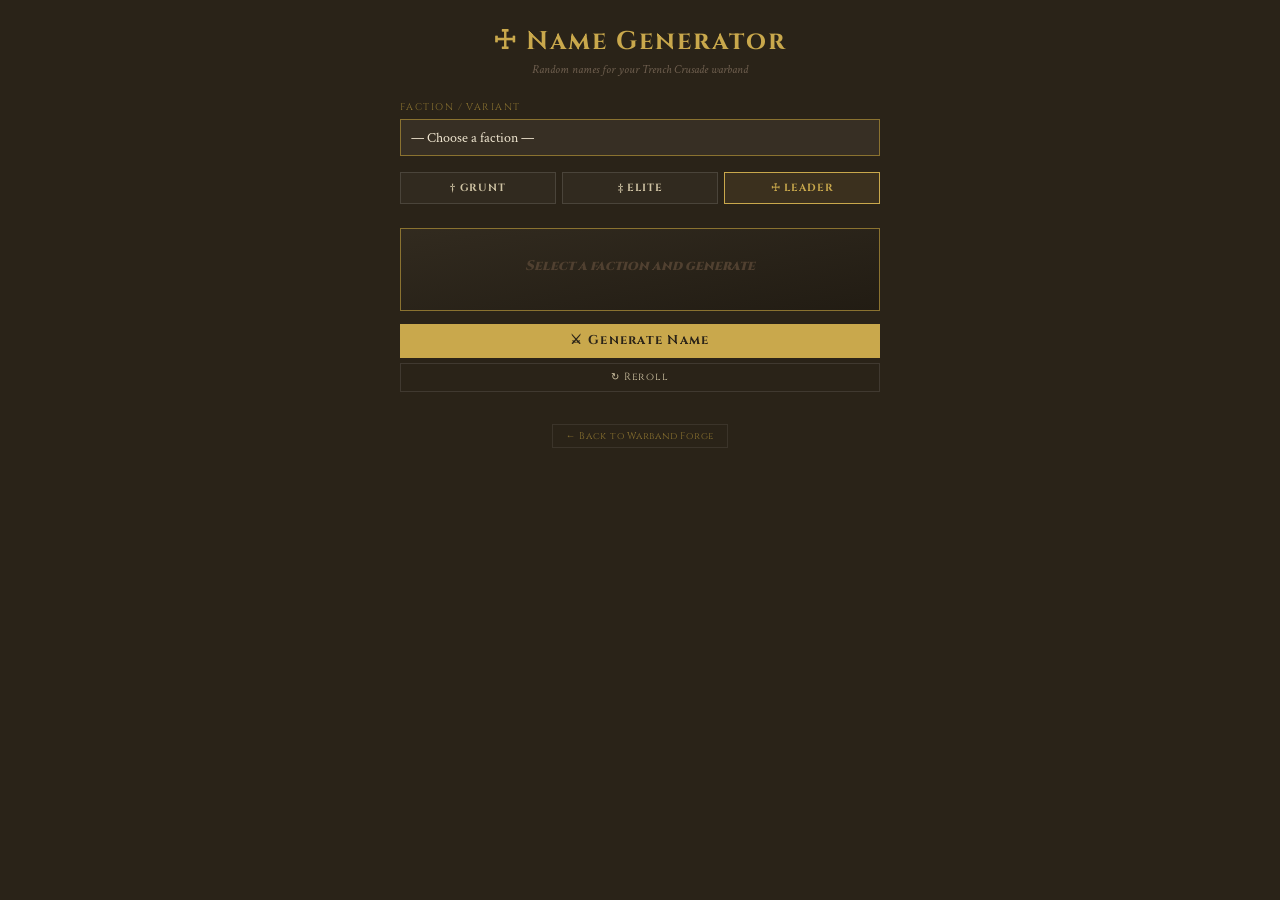
<file: templates/names.html>
<!DOCTYPE html>
<html lang="en">
<head>
<meta charset="UTF-8">
<meta name="viewport" content="width=device-width,initial-scale=1">
<title>Name Generator · Warband Forge</title>
<link href="https://fonts.googleapis.com/css2?family=Cinzel:wght@400;700;900&family=Crimson+Text:ital,wght@0,400;0,600;0,700;1,400&display=swap" rel="stylesheet">
<style>
:root{--parchment:#F0E6D0;--parch-mid:#E2D5B8;--parch-dark:#D0C4A4;--ink:#1A1510;--blood:#8B1A1A;--blood-hi:#B22222;--gold:#C9A84C;--gold-dim:#8A7230;--trench:#2A2318;--rust:#6B3A2A;}
*{margin:0;padding:0;box-sizing:border-box;}
html{font-size:clamp(16px,1.4vw+6px,22px);}
body{font-family:'Crimson Text',Georgia,serif;background:var(--trench);color:var(--parchment);min-height:100dvh;display:flex;flex-direction:column;align-items:center;padding:1.5rem 1rem;}

h1{font-family:'Cinzel',serif;font-size:clamp(1.1rem,3vw,1.6rem);font-weight:700;letter-spacing:0.08em;text-align:center;color:var(--gold);margin-bottom:0.2rem;}
.subtitle{font-size:0.75rem;color:#706050;font-style:italic;text-align:center;margin-bottom:1.5rem;}

.gen-container{max-width:480px;width:100%;}

/* Faction select */
label.field-label{font-family:'Cinzel',serif;font-size:0.6rem;letter-spacing:0.15em;text-transform:uppercase;color:var(--gold-dim);display:block;margin-bottom:0.3rem;}
select{width:100%;padding:0.5rem 0.6rem;font-family:'Crimson Text',serif;font-size:0.9rem;background:rgba(240,230,208,0.06);border:1px solid var(--gold-dim);color:var(--parchment);appearance:none;-webkit-appearance:none;cursor:pointer;border-radius:0;}
select:focus{outline:none;border-color:var(--gold);}
select option{background:var(--trench);color:var(--parchment);}

/* Tier buttons */
.tier-row{display:flex;gap:0.4rem;margin-top:1rem;}
.tier-btn{flex:1;padding:0.5rem 0.4rem;font-family:'Cinzel',serif;font-size:0.65rem;font-weight:700;letter-spacing:0.08em;text-transform:uppercase;cursor:pointer;border:1px solid rgba(255,255,255,0.12);background:rgba(255,255,255,0.03);color:var(--parch-dark);transition:all 0.15s;text-align:center;}
.tier-btn:hover{border-color:var(--gold-dim);color:var(--parchment);}
.tier-btn.active{border-color:var(--gold);color:var(--gold);background:rgba(201,168,76,0.1);}

/* Result display */
.result-box{margin-top:1.5rem;min-height:5rem;display:flex;flex-direction:column;align-items:center;justify-content:center;border:1px solid var(--gold-dim);background:linear-gradient(170deg,rgba(240,230,208,0.04),rgba(0,0,0,0.2));padding:1.2rem 1rem;}
.result-name{font-family:'Cinzel',serif;font-size:clamp(1rem,4vw,1.5rem);font-weight:900;color:var(--parchment);text-align:center;line-height:1.3;min-height:1.5em;word-break:break-word;}
.result-tier{font-size:0.6rem;color:var(--gold-dim);font-family:'Cinzel',serif;letter-spacing:0.15em;text-transform:uppercase;margin-top:0.4rem;}
.result-empty{color:#504030;font-style:italic;font-size:0.85rem;}

/* Generate button */
.gen-btn{width:100%;margin-top:0.8rem;padding:0.55rem 1rem;font-family:'Cinzel',serif;font-size:0.8rem;font-weight:700;letter-spacing:0.1em;cursor:pointer;border:none;background:var(--gold);color:var(--trench);transition:all 0.15s;}
.gen-btn:hover{background:#D4B85C;}
.gen-btn:active{transform:scale(0.98);}

/* Reroll */
.reroll-btn{width:100%;margin-top:0.3rem;padding:0.4rem 1rem;font-family:'Cinzel',serif;font-size:0.65rem;letter-spacing:0.08em;cursor:pointer;border:1px solid rgba(255,255,255,0.1);background:transparent;color:var(--parch-dark);transition:all 0.15s;}
.reroll-btn:hover{border-color:var(--gold-dim);color:var(--parchment);}

/* History */
.history{margin-top:1.5rem;width:100%;}
.history-label{font-family:'Cinzel',serif;font-size:0.55rem;letter-spacing:0.12em;text-transform:uppercase;color:#504030;margin-bottom:0.3rem;}
.history-list{list-style:none;display:flex;flex-direction:column;gap:0.15rem;}
.history-list li{font-size:0.78rem;color:#706050;padding:0.2rem 0;border-bottom:1px solid rgba(255,255,255,0.03);display:flex;justify-content:space-between;align-items:baseline;}
.history-list .h-name{color:var(--parch-dark);}
.history-list .h-tier{font-family:'Cinzel',serif;font-size:0.5rem;color:#504030;letter-spacing:0.06em;text-transform:uppercase;}
.history-list .h-copy{font-size:0.55rem;color:var(--gold-dim);cursor:pointer;margin-left:0.4rem;opacity:0.5;transition:opacity 0.15s;}
.history-list .h-copy:hover{opacity:1;color:var(--gold);}

/* Back link */
.back-link{margin-top:2rem;font-family:'Cinzel',serif;font-size:0.6rem;color:var(--gold-dim);text-decoration:none;letter-spacing:0.08em;padding:0.3rem 0.8rem;border:1px solid rgba(255,255,255,0.08);transition:all 0.15s;}
.back-link:hover{border-color:var(--gold);color:var(--gold);}

/* Mobile adjustments */
@media(max-width:480px){
  .tier-btn{font-size:0.58rem;padding:0.45rem 0.2rem;}
  .result-name{font-size:1.1rem;}
}
</style>
</head>
<body>

<h1>☩ Name Generator</h1>
<p class="subtitle">Random names for your Trench Crusade warband</p>

<div class="gen-container">
  <label class="field-label" for="faction-select">Faction / Variant</label>
  <select id="faction-select">
    <option value="">— Choose a faction —</option>
  </select>

  <div class="tier-row">
    <button class="tier-btn" data-tier="grunt" onclick="selectTier('grunt')">† Grunt</button>
    <button class="tier-btn" data-tier="elite" onclick="selectTier('elite')">‡ Elite</button>
    <button class="tier-btn active" data-tier="leader" onclick="selectTier('leader')">☩ Leader</button>
  </div>

  <div class="result-box">
    <div class="result-name" id="result-name"><span class="result-empty">Select a faction and generate</span></div>
    <div class="result-tier" id="result-tier"></div>
  </div>

  <button class="gen-btn" onclick="generate()">⚔ Generate Name</button>
  <button class="reroll-btn" onclick="generate()">↻ Reroll</button>

  <div class="history" id="history-section" style="display:none;">
    <div class="history-label">Recent Names</div>
    <ul class="history-list" id="history-list"></ul>
  </div>
</div>

<a href="/" class="back-link">← Back to Warband Forge</a>

<script>
let NAMES = {};
let selectedTier = 'leader';
let history = [];

async function loadNames() {
  try {
    const resp = await fetch('/static/names.json');
    NAMES = await resp.json();
    populateFactionSelect();
  } catch (e) {
    console.error('Failed to load names.json:', e);
  }
}

function populateFactionSelect() {
  const sel = document.getElementById('faction-select');
  const keys = Object.keys(NAMES).filter(k => k !== '$schemaVersion').sort();
  
  // Group by faction family
  const groups = {
    'New Antioch': [], 'Trench Pilgrims': [], 'Iron Sultanate': [],
    'Heretic Legion': [], 'Black Grail': [], 'Court': [], 'Other': []
  };
  
  keys.forEach(k => {
    const d = NAMES[k].displayName;
    if (k.startsWith('court_')) groups['Court'].push(k);
    else if (['new_antioch','abyssinia','eire_rangers','kingdom_of_alba','papal_states','red_brigade','stosstruppen'].includes(k)) groups['New Antioch'].push(k);
    else if (['trench_pilgrims','procession_of_the_sacred_affliction','war_pilgrimage_of_saint_methodius','cavalcade_of_the_tenth_plague'].includes(k)) groups['Trench Pilgrims'].push(k);
    else if (['iron_sultanate','fidai_of_alamut','house_of_wisdom','defenders_of_the_iron_wall'].includes(k)) groups['Iron Sultanate'].push(k);
    else if (['heretic_legion','naval_heretics','knights_of_avarice','trench_ghosts'].includes(k)) groups['Heretic Legion'].push(k);
    else if (['cult_of_the_black_grail','dirge','great_hunger'].includes(k)) groups['Black Grail'].push(k);
    else groups['Other'].push(k);
  });
  
  for (const [groupName, groupKeys] of Object.entries(groups)) {
    if (groupKeys.length === 0) continue;
    const optgroup = document.createElement('optgroup');
    optgroup.label = groupName;
    groupKeys.forEach(k => {
      const opt = document.createElement('option');
      opt.value = k;
      opt.textContent = NAMES[k].displayName;
      optgroup.appendChild(opt);
    });
    sel.appendChild(optgroup);
  }
}

function selectTier(tier) {
  selectedTier = tier;
  document.querySelectorAll('.tier-btn').forEach(b => {
    b.classList.toggle('active', b.dataset.tier === tier);
  });
}

function pick(arr) {
  if (!arr || arr.length === 0) return '';
  return arr[Math.floor(Math.random() * arr.length)];
}

function generate() {
  const factionKey = document.getElementById('faction-select').value;
  if (!factionKey || !NAMES[factionKey]) {
    document.getElementById('result-name').innerHTML = '<span class="result-empty">Choose a faction first</span>';
    document.getElementById('result-tier').textContent = '';
    return;
  }
  
  const faction = NAMES[factionKey];
  const formula = faction.formula?.[selectedTier];
  if (!formula) {
    document.getElementById('result-name').innerHTML = '<span class="result-empty">No formula for this tier</span>';
    return;
  }
  
  // Build name from formula parts
  let parts = formula.map(field => pick(faction[field] || []));
  let name = parts.filter(p => p).join(' ');
  
  // Enforce length limit
  const limit = faction.lengthLimit || 30;
  if (name.length > limit) {
    // Try without the last part
    parts.pop();
    name = parts.filter(p => p).join(' ');
  }
  
  if (!name) {
    document.getElementById('result-name').innerHTML = '<span class="result-empty">No name data for this faction</span>';
    return;
  }
  
  const tierLabels = { grunt: '† Troop', elite: '‡ Elite', leader: '☩ Leader' };
  
  document.getElementById('result-name').textContent = name;
  document.getElementById('result-tier').textContent = `${faction.displayName} · ${tierLabels[selectedTier]}`;
  
  // Add to history
  history.unshift({ name, tier: tierLabels[selectedTier], faction: faction.displayName });
  if (history.length > 10) history.pop();
  renderHistory();
}

function renderHistory() {
  const section = document.getElementById('history-section');
  const list = document.getElementById('history-list');
  if (history.length === 0) { section.style.display = 'none'; return; }
  section.style.display = 'block';
  list.innerHTML = history.map(h =>
    `<li><span class="h-name">${h.name}</span><span><span class="h-tier">${h.tier}</span><span class="h-copy" onclick="navigator.clipboard.writeText('${h.name.replace(/'/g,"\\'")}');this.textContent='✓';setTimeout(()=>this.textContent='copy',800)">copy</span></span></li>`
  ).join('');
}

// Keyboard shortcut: Enter to generate
document.addEventListener('keydown', e => {
  if (e.key === 'Enter') generate();
});

loadNames();
</script>
</body>
</html>
</file>
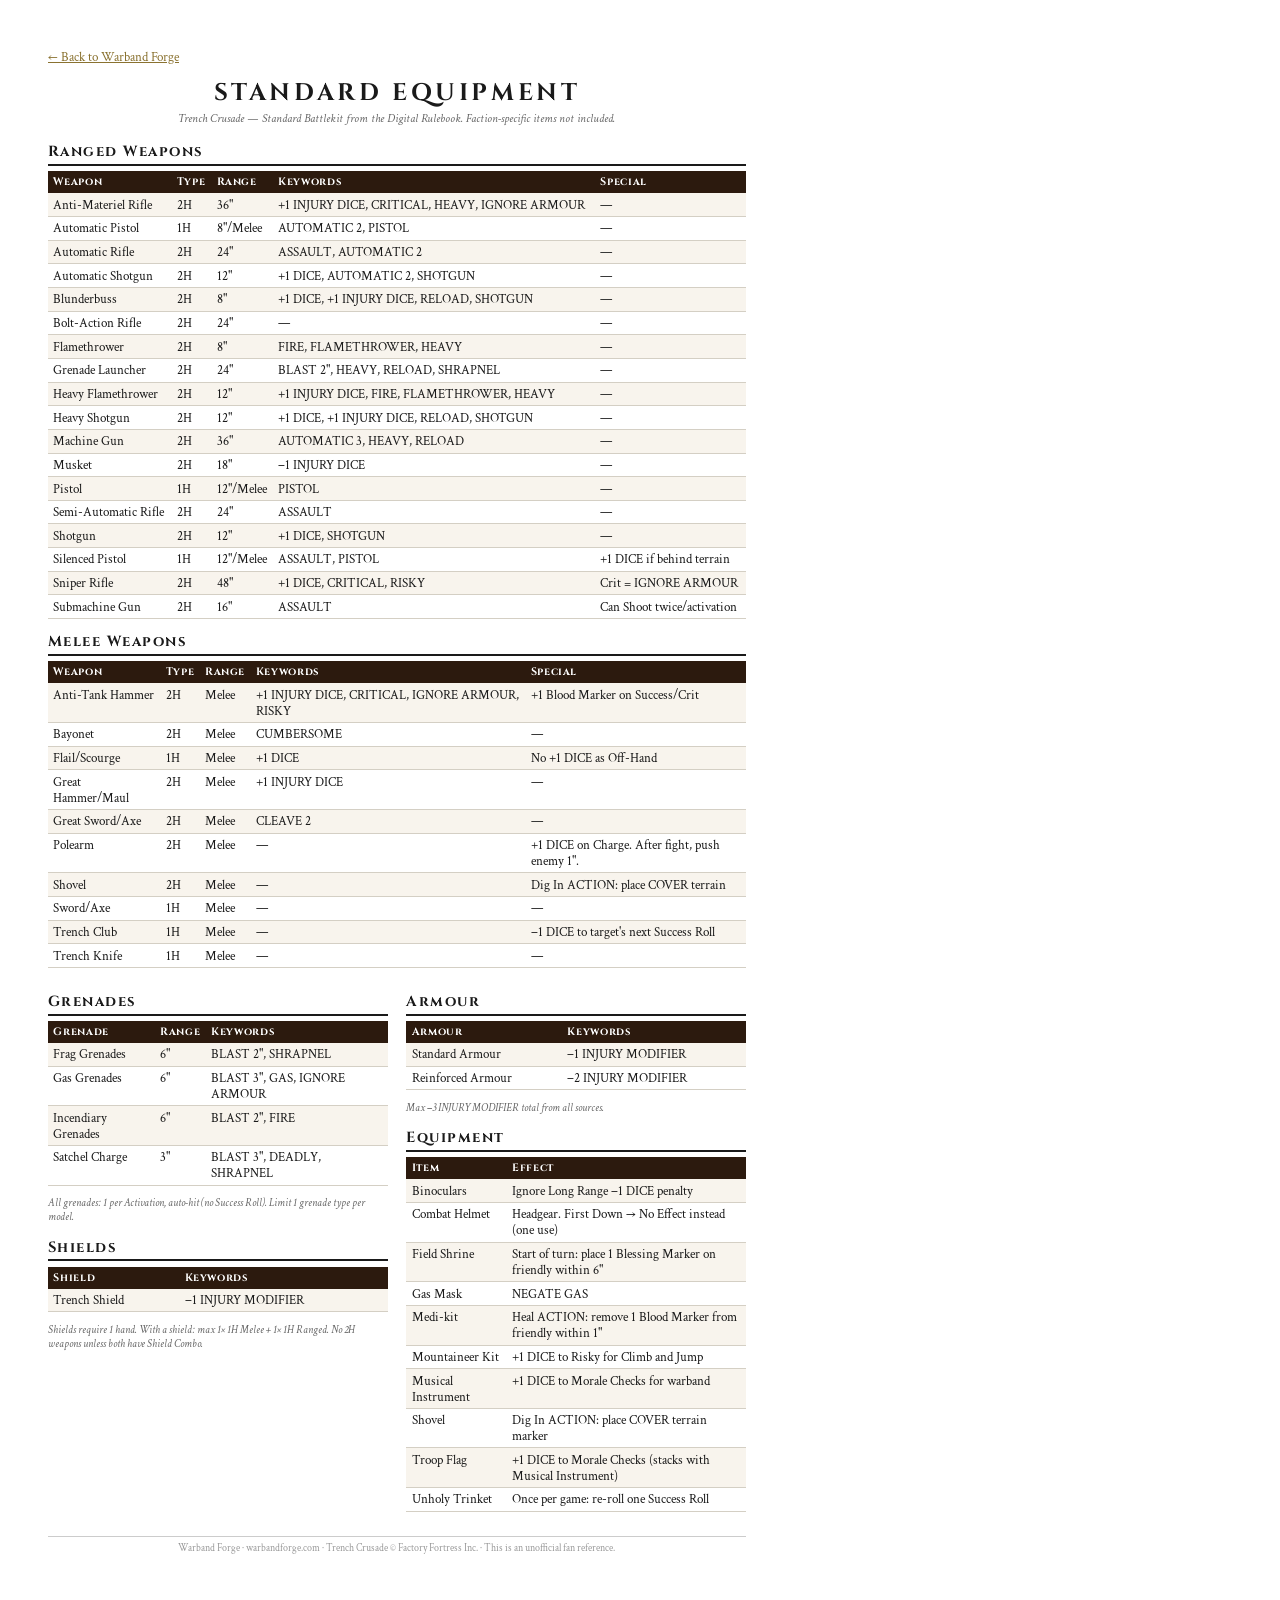
<file: templates/ref_equipment.html>
<!DOCTYPE html>
<html lang="en">
<head>
<meta charset="UTF-8">
<meta name="viewport" content="width=device-width, initial-scale=1.0">
<title>Standard Equipment — Trench Crusade</title>
<style>
@import url('https://fonts.googleapis.com/css2?family=Cinzel:wght@600;700&family=Crimson+Text:ital,wght@0,400;0,600;1,400&display=swap');
*{margin:0;padding:0;box-sizing:border-box;}
body{font-family:'Crimson Text',serif;font-size:10pt;color:#1a1a1a;background:#fff;padding:0.5in;max-width:8.27in;}
h1{font-family:'Cinzel',serif;font-size:18pt;text-align:center;letter-spacing:0.15em;margin-bottom:2pt;text-transform:uppercase;}
.subtitle{text-align:center;font-size:9pt;color:#666;margin-bottom:12pt;font-style:italic;}
h2{font-family:'Cinzel',serif;font-size:11pt;border-bottom:1.5pt solid #1a1a1a;padding-bottom:2pt;margin-bottom:4pt;margin-top:10pt;letter-spacing:0.1em;}
table{width:100%;border-collapse:collapse;margin:2pt 0 8pt;font-size:9.5pt;}
th{background:#2C1A0E;color:#fff;font-family:'Cinzel',serif;font-size:8pt;letter-spacing:0.06em;padding:3pt 4pt;text-align:left;}
td{padding:2.5pt 4pt;border-bottom:0.5pt solid #d4cfc4;vertical-align:top;}
tr:nth-child(even){background:#f8f4ed;}
.note{font-size:8pt;color:#666;font-style:italic;margin-top:1pt;margin-bottom:6pt;}
.special{font-size:8pt;color:#555;margin-top:1pt;}
.footer{text-align:center;font-size:7.5pt;color:#999;margin-top:10pt;border-top:0.5pt solid #ccc;padding-top:4pt;}
.cols{display:grid;grid-template-columns:1fr 1fr;gap:14pt;}
@media print{
  *{float:none!important;position:static!important;}
  body{padding:0!important;margin:0!important;font-size:8.5pt;max-width:none!important;}
  @page{size:A4;margin:8mm;}
  a[href="/"]{display:none!important;height:0!important;margin:0!important;padding:0!important;font-size:0!important;}
  .cols{display:block!important;columns:1!important;}
  .cols > div:last-child{break-before:page;}
  html,body{height:auto!important;}
  .footer{margin-bottom:0;page-break-after:avoid;}
  h2{font-size:9pt;margin-top:4pt;}
  table{font-size:8.5pt;}
  th{padding:2pt 3pt;font-size:7pt;}
  td{padding:1.5pt 3pt;}
  .note{font-size:7pt;margin-bottom:2pt;}
}
</style>
</head>
<body>

<a href="/" class="no-print" style="display:inline-block;margin-bottom:8pt;font-size:10pt;color:#8A7230;">← Back to Warband Forge</a>

<h1>Standard Equipment</h1>
<p class="subtitle">Trench Crusade — Standard Battlekit from the Digital Rulebook. Faction-specific items not included.</p>

<h2>Ranged Weapons</h2>
<table>
  <tr><th>Weapon</th><th>Type</th><th>Range</th><th>Keywords</th><th>Special</th></tr>
  <tr><td>Anti-Materiel Rifle</td><td>2H</td><td>36"</td><td>+1 INJURY DICE, CRITICAL, HEAVY, IGNORE ARMOUR</td><td>—</td></tr>
  <tr><td>Automatic Pistol</td><td>1H</td><td>8"/Melee</td><td>AUTOMATIC 2, PISTOL</td><td>—</td></tr>
  <tr><td>Automatic Rifle</td><td>2H</td><td>24"</td><td>ASSAULT, AUTOMATIC 2</td><td>—</td></tr>
  <tr><td>Automatic Shotgun</td><td>2H</td><td>12"</td><td>+1 DICE, AUTOMATIC 2, SHOTGUN</td><td>—</td></tr>
  <tr><td>Blunderbuss</td><td>2H</td><td>8"</td><td>+1 DICE, +1 INJURY DICE, RELOAD, SHOTGUN</td><td>—</td></tr>
  <tr><td>Bolt-Action Rifle</td><td>2H</td><td>24"</td><td>—</td><td>—</td></tr>
  <tr><td>Flamethrower</td><td>2H</td><td>8"</td><td>FIRE, FLAMETHROWER, HEAVY</td><td>—</td></tr>
  <tr><td>Grenade Launcher</td><td>2H</td><td>24"</td><td>BLAST 2", HEAVY, RELOAD, SHRAPNEL</td><td>—</td></tr>
  <tr><td>Heavy Flamethrower</td><td>2H</td><td>12"</td><td>+1 INJURY DICE, FIRE, FLAMETHROWER, HEAVY</td><td>—</td></tr>
  <tr><td>Heavy Shotgun</td><td>2H</td><td>12"</td><td>+1 DICE, +1 INJURY DICE, RELOAD, SHOTGUN</td><td>—</td></tr>
  <tr><td>Machine Gun</td><td>2H</td><td>36"</td><td>AUTOMATIC 3, HEAVY, RELOAD</td><td>—</td></tr>
  <tr><td>Musket</td><td>2H</td><td>18"</td><td>−1 INJURY DICE</td><td>—</td></tr>
  <tr><td>Pistol</td><td>1H</td><td>12"/Melee</td><td>PISTOL</td><td>—</td></tr>
  <tr><td>Semi-Automatic Rifle</td><td>2H</td><td>24"</td><td>ASSAULT</td><td>—</td></tr>
  <tr><td>Shotgun</td><td>2H</td><td>12"</td><td>+1 DICE, SHOTGUN</td><td>—</td></tr>
  <tr><td>Silenced Pistol</td><td>1H</td><td>12"/Melee</td><td>ASSAULT, PISTOL</td><td>+1 DICE if behind terrain</td></tr>
  <tr><td>Sniper Rifle</td><td>2H</td><td>48"</td><td>+1 DICE, CRITICAL, RISKY</td><td>Crit = IGNORE ARMOUR</td></tr>
  <tr><td>Submachine Gun</td><td>2H</td><td>16"</td><td>ASSAULT</td><td>Can Shoot twice/activation</td></tr>
</table>

<h2>Melee Weapons</h2>
<table>
  <tr><th>Weapon</th><th>Type</th><th>Range</th><th>Keywords</th><th>Special</th></tr>
  <tr><td>Anti-Tank Hammer</td><td>2H</td><td>Melee</td><td>+1 INJURY DICE, CRITICAL, IGNORE ARMOUR, RISKY</td><td>+1 Blood Marker on Success/Crit</td></tr>
  <tr><td>Bayonet</td><td>2H</td><td>Melee</td><td>CUMBERSOME</td><td>—</td></tr>
  <tr><td>Flail/Scourge</td><td>1H</td><td>Melee</td><td>+1 DICE</td><td>No +1 DICE as Off-Hand</td></tr>
  <tr><td>Great Hammer/Maul</td><td>2H</td><td>Melee</td><td>+1 INJURY DICE</td><td>—</td></tr>
  <tr><td>Great Sword/Axe</td><td>2H</td><td>Melee</td><td>CLEAVE 2</td><td>—</td></tr>
  <tr><td>Polearm</td><td>2H</td><td>Melee</td><td>—</td><td>+1 DICE on Charge. After fight, push enemy 1".</td></tr>
  <tr><td>Shovel</td><td>2H</td><td>Melee</td><td>—</td><td>Dig In ACTION: place COVER terrain</td></tr>
  <tr><td>Sword/Axe</td><td>1H</td><td>Melee</td><td>—</td><td>—</td></tr>
  <tr><td>Trench Club</td><td>1H</td><td>Melee</td><td>—</td><td>−1 DICE to target's next Success Roll</td></tr>
  <tr><td>Trench Knife</td><td>1H</td><td>Melee</td><td>—</td><td>—</td></tr>
</table>

<div class="cols">
<div>

<h2>Grenades</h2>
<table>
  <tr><th>Grenade</th><th>Range</th><th>Keywords</th></tr>
  <tr><td>Frag Grenades</td><td>6"</td><td>BLAST 2", SHRAPNEL</td></tr>
  <tr><td>Gas Grenades</td><td>6"</td><td>BLAST 3", GAS, IGNORE ARMOUR</td></tr>
  <tr><td>Incendiary Grenades</td><td>6"</td><td>BLAST 2", FIRE</td></tr>
  <tr><td>Satchel Charge</td><td>3"</td><td>BLAST 3", DEADLY, SHRAPNEL</td></tr>
</table>
<p class="note">All grenades: 1 per Activation, auto-hit (no Success Roll). Limit 1 grenade type per model.</p>

<h2>Shields</h2>
<table>
  <tr><th>Shield</th><th>Keywords</th></tr>
  <tr><td>Trench Shield</td><td>−1 INJURY MODIFIER</td></tr>
</table>
<p class="note">Shields require 1 hand. With a shield: max 1× 1H Melee + 1× 1H Ranged. No 2H weapons unless both have Shield Combo.</p>

</div>
<div>

<h2>Armour</h2>
<table>
  <tr><th>Armour</th><th>Keywords</th></tr>
  <tr><td>Standard Armour</td><td>−1 INJURY MODIFIER</td></tr>
  <tr><td>Reinforced Armour</td><td>−2 INJURY MODIFIER</td></tr>
</table>
<p class="note">Max −3 INJURY MODIFIER total from all sources.</p>

<h2>Equipment</h2>
<table>
  <tr><th>Item</th><th>Effect</th></tr>
  <tr><td>Binoculars</td><td>Ignore Long Range −1 DICE penalty</td></tr>
  <tr><td>Combat Helmet</td><td>Headgear. First Down → No Effect instead (one use)</td></tr>
  <tr><td>Field Shrine</td><td>Start of turn: place 1 Blessing Marker on friendly within 6"</td></tr>
  <tr><td>Gas Mask</td><td>NEGATE GAS</td></tr>
  <tr><td>Medi-kit</td><td>Heal ACTION: remove 1 Blood Marker from friendly within 1"</td></tr>
  <tr><td>Mountaineer Kit</td><td>+1 DICE to Risky for Climb and Jump</td></tr>
  <tr><td>Musical Instrument</td><td>+1 DICE to Morale Checks for warband</td></tr>
  <tr><td>Shovel</td><td>Dig In ACTION: place COVER terrain marker</td></tr>
  <tr><td>Troop Flag</td><td>+1 DICE to Morale Checks (stacks with Musical Instrument)</td></tr>
  <tr><td>Unholy Trinket</td><td>Once per game: re-roll one Success Roll</td></tr>
</table>

</div>
</div>

<div class="footer">
  Warband Forge · warbandforge.com · Trench Crusade © Factory Fortress Inc. · This is an unofficial fan reference.
</div>

</body>
</html>
</file>
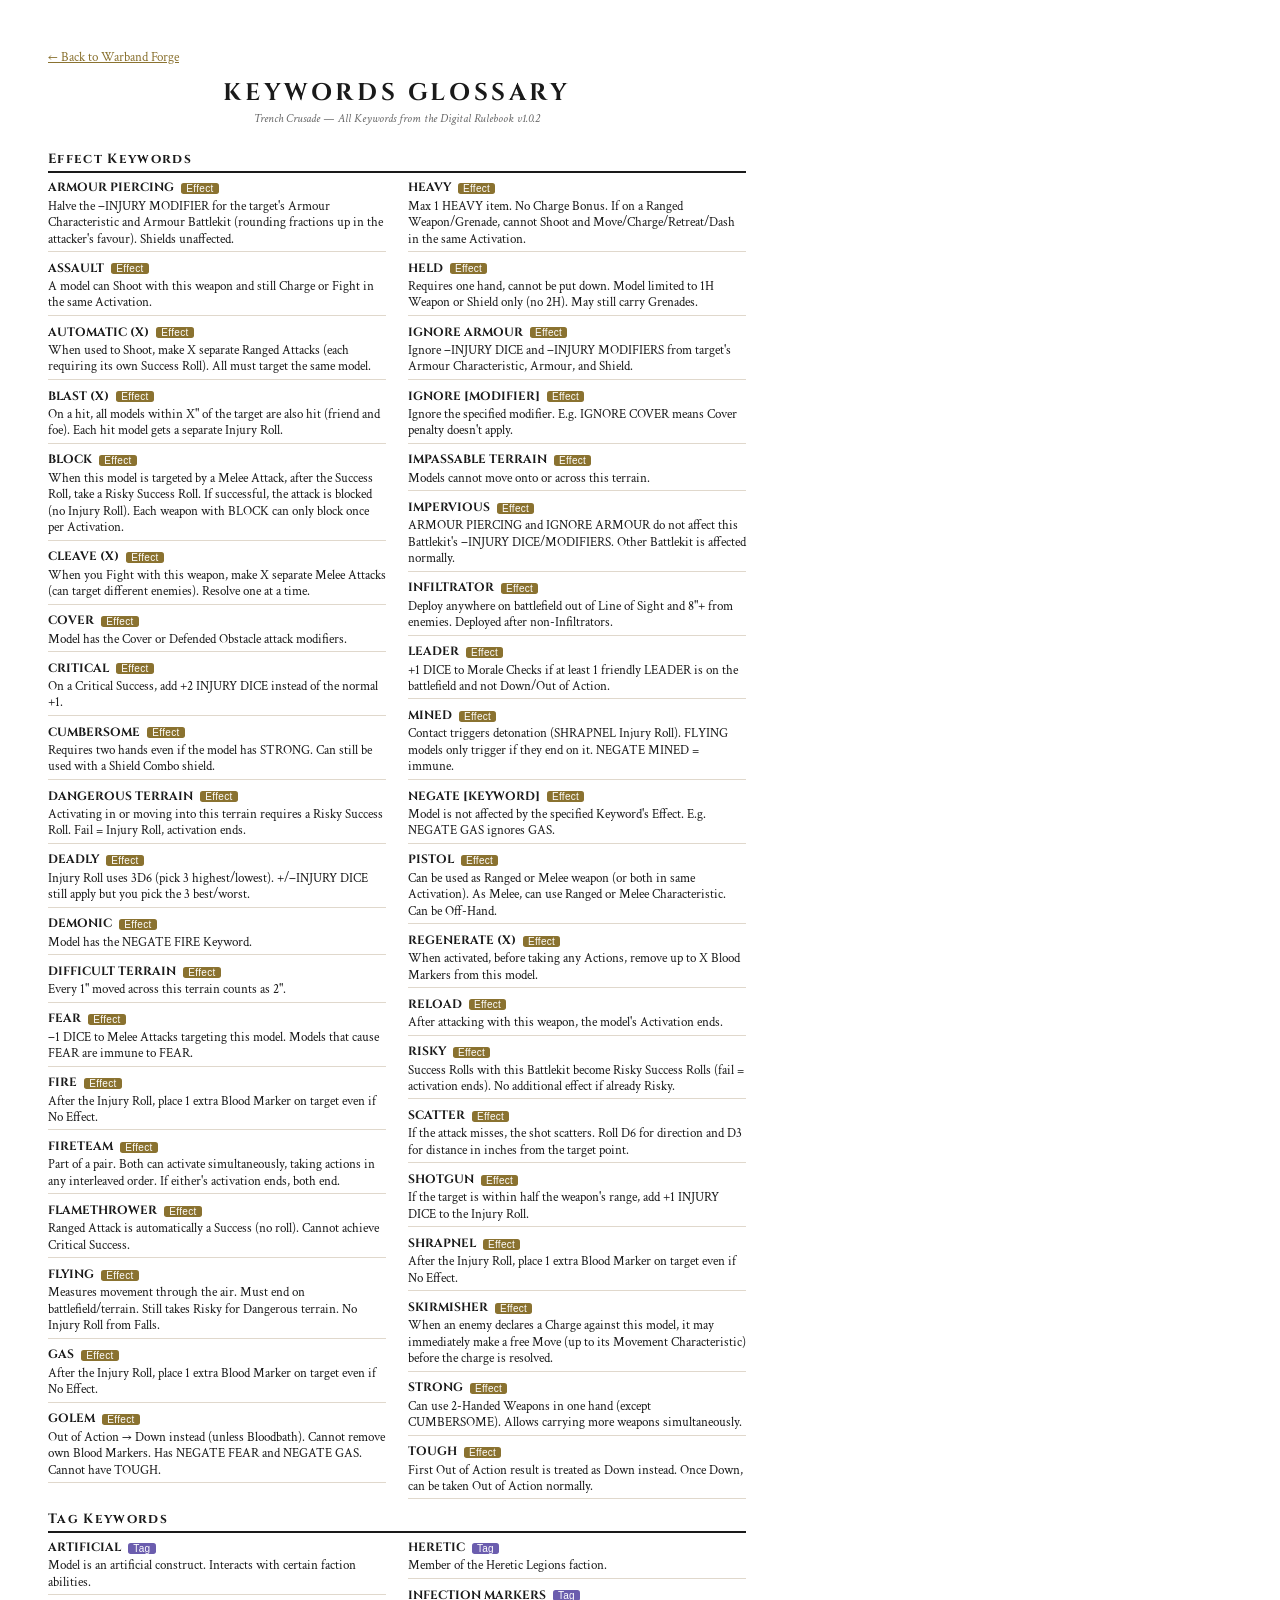
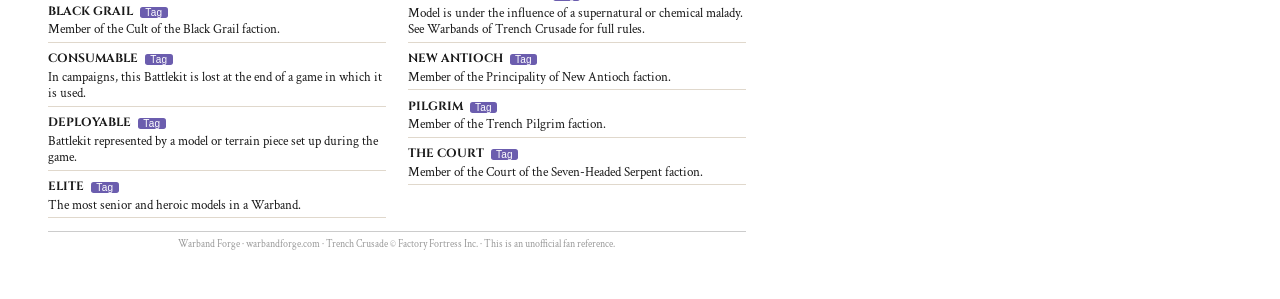
<file: templates/ref_keywords.html>
<!DOCTYPE html>
<html lang="en">
<head>
<meta charset="UTF-8">
<meta name="viewport" content="width=device-width, initial-scale=1.0">
<title>Keywords Glossary — Trench Crusade</title>
<style>
@import url('https://fonts.googleapis.com/css2?family=Cinzel:wght@600;700&family=Crimson+Text:ital,wght@0,400;0,600;1,400&display=swap');
*{margin:0;padding:0;box-sizing:border-box;}
body{font-family:'Crimson Text',serif;font-size:10pt;color:#1a1a1a;background:#fff;padding:0.5in;max-width:8.27in;}
h1{font-family:'Cinzel',serif;font-size:18pt;text-align:center;letter-spacing:0.15em;margin-bottom:2pt;text-transform:uppercase;}
.subtitle{text-align:center;font-size:9pt;color:#666;margin-bottom:10pt;font-style:italic;}
.cols{columns:2;column-gap:16pt;}
h2{font-family:'Cinzel',serif;font-size:10pt;border-bottom:1.5pt solid #1a1a1a;padding-bottom:2pt;margin-bottom:4pt;margin-top:8pt;letter-spacing:0.1em;column-span:all;}
.kw{break-inside:avoid;margin-bottom:5pt;padding-bottom:3pt;border-bottom:0.5pt solid #e0d8cc;}
.kw-name{font-family:'Cinzel',serif;font-size:9pt;font-weight:700;}
.kw-tag{font-size:7.5pt;color:#fff;background:#8A7230;padding:0 4pt;border-radius:2pt;margin-left:3pt;vertical-align:middle;font-family:sans-serif;letter-spacing:0.03em;}
.kw-tag.tag{background:#6B5DAE;}
.kw-desc{font-size:9.5pt;line-height:1.3;margin-top:1pt;}
.footer{text-align:center;font-size:7.5pt;color:#999;margin-top:10pt;border-top:0.5pt solid #ccc;padding-top:4pt;column-span:all;}
@media print{
  *{float:none!important;position:static!important;}
  body{padding:0!important;margin:0!important;font-size:9pt;max-width:none!important;}
  @page{size:A4;margin:8mm;}
  a[href="/"]{display:none!important;height:0!important;margin:0!important;padding:0!important;font-size:0!important;}
  html,body{height:auto!important;}
  .footer{margin-bottom:0;page-break-after:avoid;}
}
</style>
</head>
<body>

<a href="/" class="no-print" style="display:inline-block;margin-bottom:8pt;font-size:10pt;color:#8A7230;">← Back to Warband Forge</a>

<h1>Keywords Glossary</h1>
<p class="subtitle">Trench Crusade — All Keywords from the Digital Rulebook v1.0.2</p>

<div class="cols">

<h2>Effect Keywords</h2>

<div class="kw"><span class="kw-name">ARMOUR PIERCING</span> <span class="kw-tag">Effect</span><div class="kw-desc">Halve the −INJURY MODIFIER for the target's Armour Characteristic and Armour Battlekit (rounding fractions up in the attacker's favour). Shields unaffected.</div></div>

<div class="kw"><span class="kw-name">ASSAULT</span> <span class="kw-tag">Effect</span><div class="kw-desc">A model can Shoot with this weapon and still Charge or Fight in the same Activation.</div></div>

<div class="kw"><span class="kw-name">AUTOMATIC (X)</span> <span class="kw-tag">Effect</span><div class="kw-desc">When used to Shoot, make X separate Ranged Attacks (each requiring its own Success Roll). All must target the same model.</div></div>

<div class="kw"><span class="kw-name">BLAST (X)</span> <span class="kw-tag">Effect</span><div class="kw-desc">On a hit, all models within X" of the target are also hit (friend and foe). Each hit model gets a separate Injury Roll.</div></div>

<div class="kw"><span class="kw-name">BLOCK</span> <span class="kw-tag">Effect</span><div class="kw-desc">When this model is targeted by a Melee Attack, after the Success Roll, take a Risky Success Roll. If successful, the attack is blocked (no Injury Roll). Each weapon with BLOCK can only block once per Activation.</div></div>

<div class="kw"><span class="kw-name">CLEAVE (X)</span> <span class="kw-tag">Effect</span><div class="kw-desc">When you Fight with this weapon, make X separate Melee Attacks (can target different enemies). Resolve one at a time.</div></div>

<div class="kw"><span class="kw-name">COVER</span> <span class="kw-tag">Effect</span><div class="kw-desc">Model has the Cover or Defended Obstacle attack modifiers.</div></div>

<div class="kw"><span class="kw-name">CRITICAL</span> <span class="kw-tag">Effect</span><div class="kw-desc">On a Critical Success, add +2 INJURY DICE instead of the normal +1.</div></div>

<div class="kw"><span class="kw-name">CUMBERSOME</span> <span class="kw-tag">Effect</span><div class="kw-desc">Requires two hands even if the model has STRONG. Can still be used with a Shield Combo shield.</div></div>

<div class="kw"><span class="kw-name">DANGEROUS TERRAIN</span> <span class="kw-tag">Effect</span><div class="kw-desc">Activating in or moving into this terrain requires a Risky Success Roll. Fail = Injury Roll, activation ends.</div></div>

<div class="kw"><span class="kw-name">DEADLY</span> <span class="kw-tag">Effect</span><div class="kw-desc">Injury Roll uses 3D6 (pick 3 highest/lowest). +/−INJURY DICE still apply but you pick the 3 best/worst.</div></div>

<div class="kw"><span class="kw-name">DEMONIC</span> <span class="kw-tag">Effect</span><div class="kw-desc">Model has the NEGATE FIRE Keyword.</div></div>

<div class="kw"><span class="kw-name">DIFFICULT TERRAIN</span> <span class="kw-tag">Effect</span><div class="kw-desc">Every 1" moved across this terrain counts as 2".</div></div>

<div class="kw"><span class="kw-name">FEAR</span> <span class="kw-tag">Effect</span><div class="kw-desc">−1 DICE to Melee Attacks targeting this model. Models that cause FEAR are immune to FEAR.</div></div>

<div class="kw"><span class="kw-name">FIRE</span> <span class="kw-tag">Effect</span><div class="kw-desc">After the Injury Roll, place 1 extra Blood Marker on target even if No Effect.</div></div>

<div class="kw"><span class="kw-name">FIRETEAM</span> <span class="kw-tag">Effect</span><div class="kw-desc">Part of a pair. Both can activate simultaneously, taking actions in any interleaved order. If either's activation ends, both end.</div></div>

<div class="kw"><span class="kw-name">FLAMETHROWER</span> <span class="kw-tag">Effect</span><div class="kw-desc">Ranged Attack is automatically a Success (no roll). Cannot achieve Critical Success.</div></div>

<div class="kw"><span class="kw-name">FLYING</span> <span class="kw-tag">Effect</span><div class="kw-desc">Measures movement through the air. Must end on battlefield/terrain. Still takes Risky for Dangerous terrain. No Injury Roll from Falls.</div></div>

<div class="kw"><span class="kw-name">GAS</span> <span class="kw-tag">Effect</span><div class="kw-desc">After the Injury Roll, place 1 extra Blood Marker on target even if No Effect.</div></div>

<div class="kw"><span class="kw-name">GOLEM</span> <span class="kw-tag">Effect</span><div class="kw-desc">Out of Action → Down instead (unless Bloodbath). Cannot remove own Blood Markers. Has NEGATE FEAR and NEGATE GAS. Cannot have TOUGH.</div></div>

<div class="kw"><span class="kw-name">HEAVY</span> <span class="kw-tag">Effect</span><div class="kw-desc">Max 1 HEAVY item. No Charge Bonus. If on a Ranged Weapon/Grenade, cannot Shoot and Move/Charge/Retreat/Dash in the same Activation.</div></div>

<div class="kw"><span class="kw-name">HELD</span> <span class="kw-tag">Effect</span><div class="kw-desc">Requires one hand, cannot be put down. Model limited to 1H Weapon or Shield only (no 2H). May still carry Grenades.</div></div>

<div class="kw"><span class="kw-name">IGNORE ARMOUR</span> <span class="kw-tag">Effect</span><div class="kw-desc">Ignore −INJURY DICE and −INJURY MODIFIERS from target's Armour Characteristic, Armour, and Shield.</div></div>

<div class="kw"><span class="kw-name">IGNORE [MODIFIER]</span> <span class="kw-tag">Effect</span><div class="kw-desc">Ignore the specified modifier. E.g. IGNORE COVER means Cover penalty doesn't apply.</div></div>

<div class="kw"><span class="kw-name">IMPASSABLE TERRAIN</span> <span class="kw-tag">Effect</span><div class="kw-desc">Models cannot move onto or across this terrain.</div></div>

<div class="kw"><span class="kw-name">IMPERVIOUS</span> <span class="kw-tag">Effect</span><div class="kw-desc">ARMOUR PIERCING and IGNORE ARMOUR do not affect this Battlekit's −INJURY DICE/MODIFIERS. Other Battlekit is affected normally.</div></div>

<div class="kw"><span class="kw-name">INFILTRATOR</span> <span class="kw-tag">Effect</span><div class="kw-desc">Deploy anywhere on battlefield out of Line of Sight and 8"+ from enemies. Deployed after non-Infiltrators.</div></div>

<div class="kw"><span class="kw-name">LEADER</span> <span class="kw-tag">Effect</span><div class="kw-desc">+1 DICE to Morale Checks if at least 1 friendly LEADER is on the battlefield and not Down/Out of Action.</div></div>

<div class="kw"><span class="kw-name">MINED</span> <span class="kw-tag">Effect</span><div class="kw-desc">Contact triggers detonation (SHRAPNEL Injury Roll). FLYING models only trigger if they end on it. NEGATE MINED = immune.</div></div>

<div class="kw"><span class="kw-name">NEGATE [KEYWORD]</span> <span class="kw-tag">Effect</span><div class="kw-desc">Model is not affected by the specified Keyword's Effect. E.g. NEGATE GAS ignores GAS.</div></div>

<div class="kw"><span class="kw-name">PISTOL</span> <span class="kw-tag">Effect</span><div class="kw-desc">Can be used as Ranged or Melee weapon (or both in same Activation). As Melee, can use Ranged or Melee Characteristic. Can be Off-Hand.</div></div>

<div class="kw"><span class="kw-name">REGENERATE (X)</span> <span class="kw-tag">Effect</span><div class="kw-desc">When activated, before taking any Actions, remove up to X Blood Markers from this model.</div></div>

<div class="kw"><span class="kw-name">RELOAD</span> <span class="kw-tag">Effect</span><div class="kw-desc">After attacking with this weapon, the model's Activation ends.</div></div>

<div class="kw"><span class="kw-name">RISKY</span> <span class="kw-tag">Effect</span><div class="kw-desc">Success Rolls with this Battlekit become Risky Success Rolls (fail = activation ends). No additional effect if already Risky.</div></div>

<div class="kw"><span class="kw-name">SCATTER</span> <span class="kw-tag">Effect</span><div class="kw-desc">If the attack misses, the shot scatters. Roll D6 for direction and D3 for distance in inches from the target point.</div></div>

<div class="kw"><span class="kw-name">SHOTGUN</span> <span class="kw-tag">Effect</span><div class="kw-desc">If the target is within half the weapon's range, add +1 INJURY DICE to the Injury Roll.</div></div>

<div class="kw"><span class="kw-name">SHRAPNEL</span> <span class="kw-tag">Effect</span><div class="kw-desc">After the Injury Roll, place 1 extra Blood Marker on target even if No Effect.</div></div>

<div class="kw"><span class="kw-name">SKIRMISHER</span> <span class="kw-tag">Effect</span><div class="kw-desc">When an enemy declares a Charge against this model, it may immediately make a free Move (up to its Movement Characteristic) before the charge is resolved.</div></div>

<div class="kw"><span class="kw-name">STRONG</span> <span class="kw-tag">Effect</span><div class="kw-desc">Can use 2-Handed Weapons in one hand (except CUMBERSOME). Allows carrying more weapons simultaneously.</div></div>

<div class="kw"><span class="kw-name">TOUGH</span> <span class="kw-tag">Effect</span><div class="kw-desc">First Out of Action result is treated as Down instead. Once Down, can be taken Out of Action normally.</div></div>

<h2>Tag Keywords</h2>

<div class="kw"><span class="kw-name">ARTIFICIAL</span> <span class="kw-tag tag">Tag</span><div class="kw-desc">Model is an artificial construct. Interacts with certain faction abilities.</div></div>

<div class="kw"><span class="kw-name">BLACK GRAIL</span> <span class="kw-tag tag">Tag</span><div class="kw-desc">Member of the Cult of the Black Grail faction.</div></div>

<div class="kw"><span class="kw-name">CONSUMABLE</span> <span class="kw-tag tag">Tag</span><div class="kw-desc">In campaigns, this Battlekit is lost at the end of a game in which it is used.</div></div>

<div class="kw"><span class="kw-name">DEPLOYABLE</span> <span class="kw-tag tag">Tag</span><div class="kw-desc">Battlekit represented by a model or terrain piece set up during the game.</div></div>

<div class="kw"><span class="kw-name">ELITE</span> <span class="kw-tag tag">Tag</span><div class="kw-desc">The most senior and heroic models in a Warband.</div></div>

<div class="kw"><span class="kw-name">HERETIC</span> <span class="kw-tag tag">Tag</span><div class="kw-desc">Member of the Heretic Legions faction.</div></div>

<div class="kw"><span class="kw-name">INFECTION MARKERS</span> <span class="kw-tag tag">Tag</span><div class="kw-desc">Model is under the influence of a supernatural or chemical malady. See Warbands of Trench Crusade for full rules.</div></div>

<div class="kw"><span class="kw-name">NEW ANTIOCH</span> <span class="kw-tag tag">Tag</span><div class="kw-desc">Member of the Principality of New Antioch faction.</div></div>

<div class="kw"><span class="kw-name">PILGRIM</span> <span class="kw-tag tag">Tag</span><div class="kw-desc">Member of the Trench Pilgrim faction.</div></div>

<div class="kw"><span class="kw-name">THE COURT</span> <span class="kw-tag tag">Tag</span><div class="kw-desc">Member of the Court of the Seven-Headed Serpent faction.</div></div>

</div>

<div class="footer">
  Warband Forge · warbandforge.com · Trench Crusade © Factory Fortress Inc. · This is an unofficial fan reference.
</div>

</body>
</html>
</file>
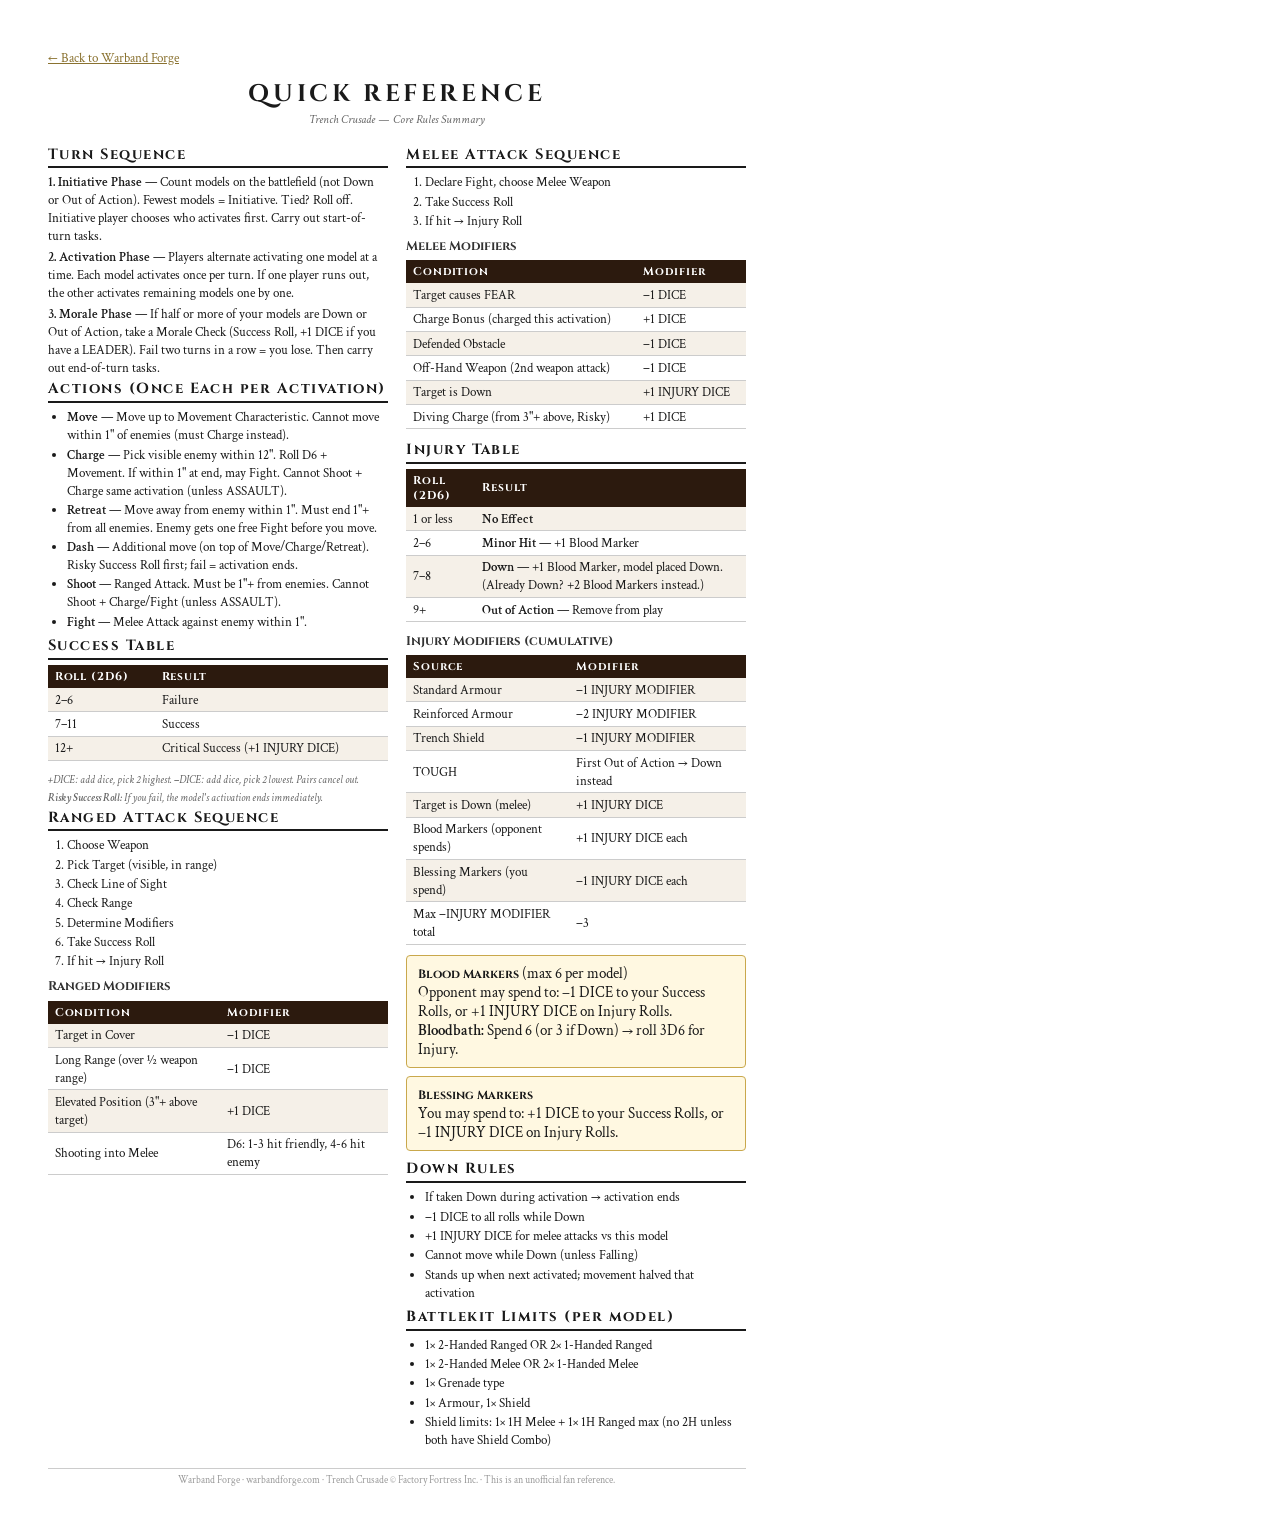
<file: templates/ref_quick.html>
<!DOCTYPE html>
<html lang="en">
<head>
<meta charset="UTF-8">
<meta name="viewport" content="width=device-width, initial-scale=1.0">
<link rel="stylesheet" href="https://fonts.googleapis.com/css2?family=Cinzel:wght@600;700&family=Crimson+Text:ital,wght@0,400;0,600;1,400&display=swap">
<title>Quick Reference — Trench Crusade</title>
<style>
*{margin:0;padding:0;box-sizing:border-box;}
body{font-family:'Crimson Text',serif;font-size:11pt;color:#1a1a1a;background:#fff;padding:0.5in;max-width:8.27in;}
h1{font-family:'Cinzel',serif;font-size:18pt;text-align:center;letter-spacing:0.15em;margin-bottom:2pt;text-transform:uppercase;}
.subtitle{text-align:center;font-size:9pt;color:#666;margin-bottom:12pt;font-style:italic;}
.cols{display:grid;grid-template-columns:1fr 1fr;gap:14pt;}
.col{break-inside:avoid;}
h2{font-family:'Cinzel',serif;font-size:11pt;border-bottom:1.5pt solid #1a1a1a;padding-bottom:2pt;margin-bottom:4pt;letter-spacing:0.1em;}
h3{font-family:'Cinzel',serif;font-size:9.5pt;margin-top:6pt;margin-bottom:2pt;color:#333;}
p,li{font-size:10pt;line-height:1.35;margin-bottom:2pt;}
ul{padding-left:14pt;margin-bottom:4pt;}
li{margin-bottom:1pt;}
table{width:100%;border-collapse:collapse;margin:4pt 0 8pt;font-size:10pt;}
th{background:#2C1A0E;color:#fff;font-family:'Cinzel',serif;font-size:8.5pt;letter-spacing:0.08em;padding:3pt 5pt;text-align:left;}
td{padding:2pt 5pt;border-bottom:0.5pt solid #ccc;}
tr:nth-child(even){background:#f5f0e8;}
.highlight{background:#FFF8E1;border:1pt solid #C9A84C;padding:6pt 8pt;margin:6pt 0;border-radius:3pt;}
.highlight strong{font-family:'Cinzel',serif;font-size:9pt;}
.note{font-size:8.5pt;color:#666;font-style:italic;margin-top:2pt;}
.footer{text-align:center;font-size:7.5pt;color:#999;margin-top:10pt;border-top:0.5pt solid #ccc;padding-top:4pt;}
b{font-weight:600;}
@media print{
  *{float:none!important;position:static!important;}
  body{padding:0!important;margin:0!important;font-size:9pt;max-width:none!important;width:100%!important;}
  @page{size:A4;margin:8mm;}
  a[href="/"]{display:none!important;height:0!important;margin:0!important;padding:0!important;line-height:0!important;font-size:0!important;}
  h1{font-size:12pt;margin-bottom:0;}
  .subtitle{margin-bottom:2pt;}
  .cols{display:block!important;columns:2;column-gap:10pt;}
  .col{break-inside:avoid-column;}
  h2{font-size:9pt;margin-top:4pt;}
  h3{font-size:8pt;margin-top:3pt;}
  table{font-size:8.5pt;}
  th{padding:2pt 3pt;font-size:7pt;}
  td{padding:1.5pt 3pt;}
  p,li{font-size:8.5pt;line-height:1.25;}
  .highlight{padding:3pt 5pt;margin:3pt 0;}
  .footer{font-size:6.5pt;margin-top:0;margin-bottom:0;page-break-after:avoid;}
}
</style>
</head>
<body>

<a href="/" style="display:inline-block;margin-bottom:8pt;font-size:10pt;color:#8A7230;" 
   onbeforeprint="this.style.display='none'" 
   onafterprint="this.style.display='inline-block'">← Back to Warband Forge</a>

<h1>Quick Reference</h1>
<p class="subtitle">Trench Crusade — Core Rules Summary</p>

<div class="cols">
<div class="col">

<h2>Turn Sequence</h2>
<p><b>1. Initiative Phase</b> — Count models on the battlefield (not Down or Out of Action). Fewest models = Initiative. Tied? Roll off. Initiative player chooses who activates first. Carry out start-of-turn tasks.</p>
<p><b>2. Activation Phase</b> — Players alternate activating one model at a time. Each model activates once per turn. If one player runs out, the other activates remaining models one by one.</p>
<p><b>3. Morale Phase</b> — If half or more of your models are Down or Out of Action, take a Morale Check (Success Roll, +1 DICE if you have a LEADER). Fail two turns in a row = you lose. Then carry out end-of-turn tasks.</p>

<h2>Actions (Once Each per Activation)</h2>
<ul>
  <li><b>Move</b> — Move up to Movement Characteristic. Cannot move within 1" of enemies (must Charge instead).</li>
  <li><b>Charge</b> — Pick visible enemy within 12". Roll D6 + Movement. If within 1" at end, may Fight. Cannot Shoot + Charge same activation (unless ASSAULT).</li>
  <li><b>Retreat</b> — Move away from enemy within 1". Must end 1"+ from all enemies. Enemy gets one free Fight before you move.</li>
  <li><b>Dash</b> — Additional move (on top of Move/Charge/Retreat). Risky Success Roll first; fail = activation ends.</li>
  <li><b>Shoot</b> — Ranged Attack. Must be 1"+ from enemies. Cannot Shoot + Charge/Fight (unless ASSAULT).</li>
  <li><b>Fight</b> — Melee Attack against enemy within 1".</li>
</ul>

<h2>Success Table</h2>
<table>
  <tr><th>Roll (2D6)</th><th>Result</th></tr>
  <tr><td>2–6</td><td>Failure</td></tr>
  <tr><td>7–11</td><td>Success</td></tr>
  <tr><td>12+</td><td>Critical Success (+1 INJURY DICE)</td></tr>
</table>
<p class="note">+DICE: add dice, pick 2 highest. −DICE: add dice, pick 2 lowest. Pairs cancel out.</p>
<p class="note"><b>Risky Success Roll:</b> If you fail, the model's activation ends immediately.</p>

<h2>Ranged Attack Sequence</h2>
<ol style="padding-left:14pt;font-size:10pt;">
  <li>Choose Weapon</li>
  <li>Pick Target (visible, in range)</li>
  <li>Check Line of Sight</li>
  <li>Check Range</li>
  <li>Determine Modifiers</li>
  <li>Take Success Roll</li>
  <li>If hit → Injury Roll</li>
</ol>

<h3>Ranged Modifiers</h3>
<table>
  <tr><th>Condition</th><th>Modifier</th></tr>
  <tr><td>Target in Cover</td><td>−1 DICE</td></tr>
  <tr><td>Long Range (over ½ weapon range)</td><td>−1 DICE</td></tr>
  <tr><td>Elevated Position (3"+ above target)</td><td>+1 DICE</td></tr>
  <tr><td>Shooting into Melee</td><td>D6: 1-3 hit friendly, 4-6 hit enemy</td></tr>
</table>

</div>
<div class="col">

<h2>Melee Attack Sequence</h2>
<ol style="padding-left:14pt;font-size:10pt;">
  <li>Declare Fight, choose Melee Weapon</li>
  <li>Take Success Roll</li>
  <li>If hit → Injury Roll</li>
</ol>

<h3>Melee Modifiers</h3>
<table>
  <tr><th>Condition</th><th>Modifier</th></tr>
  <tr><td>Target causes FEAR</td><td>−1 DICE</td></tr>
  <tr><td>Charge Bonus (charged this activation)</td><td>+1 DICE</td></tr>
  <tr><td>Defended Obstacle</td><td>−1 DICE</td></tr>
  <tr><td>Off-Hand Weapon (2nd weapon attack)</td><td>−1 DICE</td></tr>
  <tr><td>Target is Down</td><td>+1 INJURY DICE</td></tr>
  <tr><td>Diving Charge (from 3"+ above, Risky)</td><td>+1 DICE</td></tr>
</table>

<h2>Injury Table</h2>
<table>
  <tr><th>Roll (2D6)</th><th>Result</th></tr>
  <tr><td>1 or less</td><td><b>No Effect</b></td></tr>
  <tr><td>2–6</td><td><b>Minor Hit</b> — +1 Blood Marker</td></tr>
  <tr><td>7–8</td><td><b>Down</b> — +1 Blood Marker, model placed Down. (Already Down? +2 Blood Markers instead.)</td></tr>
  <tr><td>9+</td><td><b>Out of Action</b> — Remove from play</td></tr>
</table>

<h3>Injury Modifiers (cumulative)</h3>
<table>
  <tr><th>Source</th><th>Modifier</th></tr>
  <tr><td>Standard Armour</td><td>−1 INJURY MODIFIER</td></tr>
  <tr><td>Reinforced Armour</td><td>−2 INJURY MODIFIER</td></tr>
  <tr><td>Trench Shield</td><td>−1 INJURY MODIFIER</td></tr>
  <tr><td>TOUGH</td><td>First Out of Action → Down instead</td></tr>
  <tr><td>Target is Down (melee)</td><td>+1 INJURY DICE</td></tr>
  <tr><td>Blood Markers (opponent spends)</td><td>+1 INJURY DICE each</td></tr>
  <tr><td>Blessing Markers (you spend)</td><td>−1 INJURY DICE each</td></tr>
  <tr><td>Max −INJURY MODIFIER total</td><td>−3</td></tr>
</table>

<div class="highlight">
  <strong>Blood Markers</strong> (max 6 per model)<br>
  Opponent may spend to: −1 DICE to your Success Rolls, or +1 INJURY DICE on Injury Rolls.<br>
  <b>Bloodbath:</b> Spend 6 (or 3 if Down) → roll 3D6 for Injury.
</div>

<div class="highlight">
  <strong>Blessing Markers</strong><br>
  You may spend to: +1 DICE to your Success Rolls, or −1 INJURY DICE on Injury Rolls.
</div>

<h2>Down Rules</h2>
<ul>
  <li>If taken Down during activation → activation ends</li>
  <li>−1 DICE to all rolls while Down</li>
  <li>+1 INJURY DICE for melee attacks vs this model</li>
  <li>Cannot move while Down (unless Falling)</li>
  <li>Stands up when next activated; movement halved that activation</li>
</ul>

<h2>Battlekit Limits (per model)</h2>
<ul>
  <li>1× 2-Handed Ranged OR 2× 1-Handed Ranged</li>
  <li>1× 2-Handed Melee OR 2× 1-Handed Melee</li>
  <li>1× Grenade type</li>
  <li>1× Armour, 1× Shield</li>
  <li>Shield limits: 1× 1H Melee + 1× 1H Ranged max (no 2H unless both have Shield Combo)</li>
</ul>

</div>
</div>

<div class="footer">
  Warband Forge · warbandforge.com · Trench Crusade © Factory Fortress Inc. · This is an unofficial fan reference.
</div>

</body>
</html>
</file>
